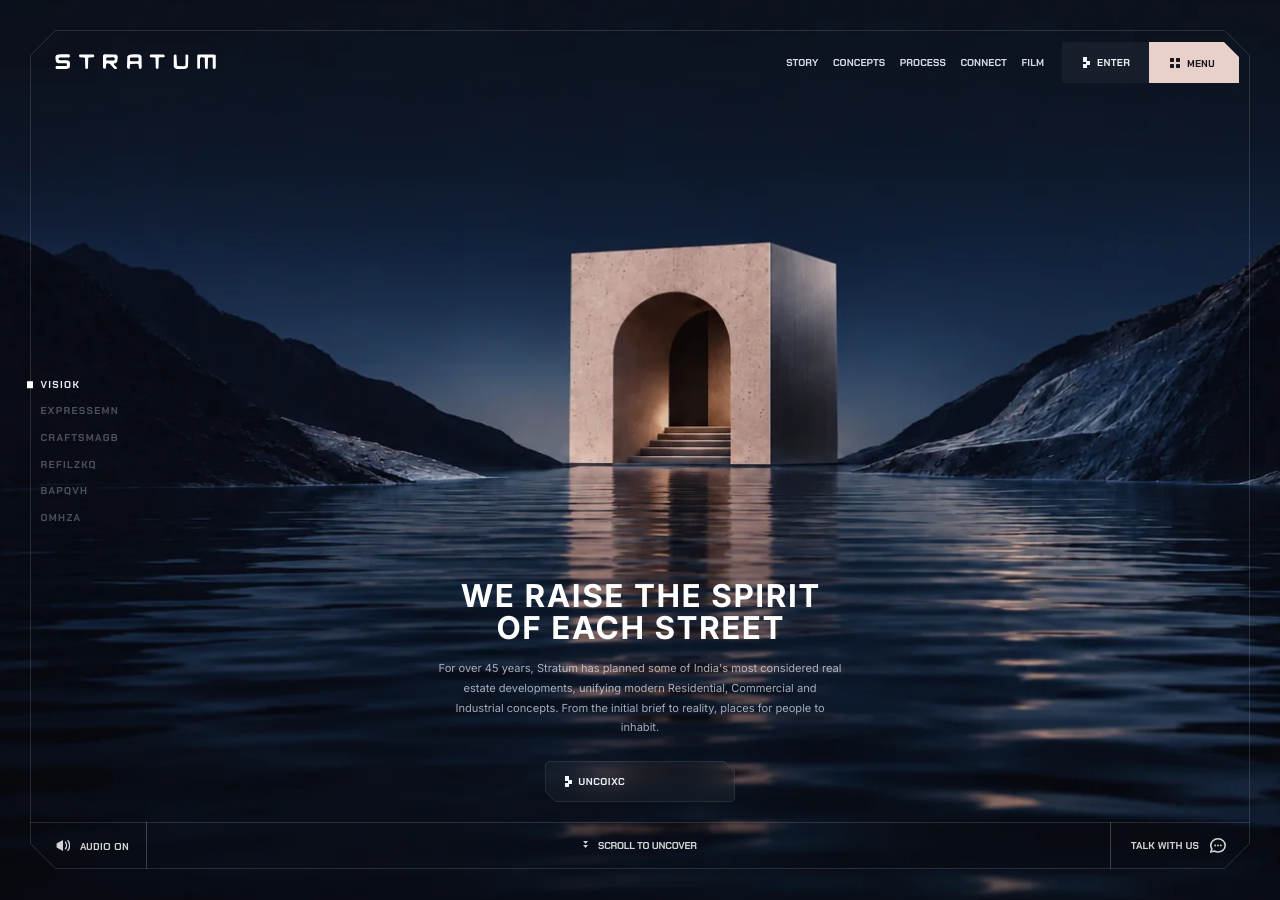
<file: index.html>
<!DOCTYPE html>
<html lang="en">
<head>
<meta charset="utf-8">
<meta name="viewport" content="width=device-width, initial-scale=1, viewport-fit=cover">
<title>Stratum — We raise the spirit of each street</title>
<script>if(!matchMedia("(prefers-reduced-motion: reduce)").matches){document.documentElement.className="anim";setTimeout(function(){document.documentElement.classList.remove("anim")},3200);}</script>
<meta name="description" content="For over 45 years, Stratum has planned some of India's most considered real estate developments.">
<style>
/* ---------- embedded faces ---------- */
@font-face{font-family:'Inter S';src:url(assets/fonts/inter-s-400.woff2) format('woff2');font-weight:400;font-style:normal;font-display:block}
@font-face{font-family:'Inter S';src:url(assets/fonts/inter-s-700.woff2) format('woff2');font-weight:700;font-style:normal;font-display:block}
@font-face{font-family:'Chakra S';src:url(assets/fonts/chakra-s-700.woff2) format('woff2');font-weight:700;font-style:normal;font-display:block}

/* ---------- reference unit ----------
   Every measurement below is a real pixel value read off the 1280x800 reference.
   --u is the reference pixel: 1px at 1280x800, and it scales with the viewport,
   so proportions are preserved while the chrome stays anchored to the real edges. */
:root{
  --u: clamp(0.68px, min(100vw / 1280, 100vh / 800), 1.72px);
  --t: var(--u);   /* desktop: content and structure share one scale */
  --u: clamp(0.68px, min(100vw / 1280, 100dvh / 800), 1.72px);
  --line: rgba(255,255,255,.13);
  --cream:#e8d1cb;
  --ink:#15131b;
  --hair: max(1px, calc(1 * var(--u)));
  --nudge: calc(1 * var(--t));   /* Chrome centres these caps ~1px high */
}
*{box-sizing:border-box}
html,body{height:100%}
body{
  margin:0;background:#04070d;overflow:hidden;
  font-family:'Inter S',-apple-system,'Helvetica Neue',Arial,sans-serif;
  -webkit-font-smoothing:antialiased;-moz-osx-font-smoothing:grayscale;
  text-rendering:geometricPrecision;
}
.stage{position:fixed;inset:0;overflow:hidden}

/* ---------- hero image: graded exactly as the reference, cover, centred ---------- */
.bg{position:absolute;inset:0;background-image:url(assets/img/background.webp);
    background-size:cover;background-position:50% 50%;background-repeat:no-repeat}
/* the video box is sized to cover the stage at 16:9 (no object-fit crop, so it can
   move without exposing an edge). The arch sits ~4% left of centre in the clip:
   scale up 10% and shift the box right by 4.5% of its own width. */
.bg video{position:absolute;left:50%;top:50%;display:block;
          width:max(100vw, 177.78vh);height:max(100vh, 56.25vw);
          transform:translate(-45.5%,-50%) scale(1.1)}
/* one clip per chapter, stacked; the chosen one fades up over the last */
.bg video{opacity:0;transition:opacity .9s ease}
.bg video.on{opacity:1}
/* chapter change: the headline drops back into its mask and the paragraph
   settles out, the copy is swapped, and both return the way they entered */
.hero .hrise{transition:transform .5s var(--e-mask)}
.hero .blurb{transition:opacity .4s ease, transform .4s ease}
.swapping .hrise{transform:translateY(112%)}
.swapping .blurb{opacity:0;transform:translateY(calc(7*var(--t)))}

/* ---------- frame: 30u inset, 1px hairline, 26u chamfer on all four corners ---------- */
.frame{position:absolute;left:calc(30*var(--u));top:calc(30*var(--u));
       right:calc(30*var(--u));bottom:calc(31*var(--u))}
.ln{position:absolute;background:var(--line)}
.ln-t{left:calc(26*var(--u));right:calc(26*var(--u));top:0;height:var(--hair)}
.ln-b{left:calc(26*var(--u));right:calc(26*var(--u));bottom:0;height:var(--hair)}
.ln-l{top:calc(26*var(--u));bottom:calc(26*var(--u));left:0;width:var(--hair)}
.ln-r{top:calc(26*var(--u));bottom:calc(26*var(--u));right:0;width:var(--hair)}
.cn{position:absolute;width:calc(26*var(--u));height:calc(26*var(--u))}
.cn-tl{left:0;top:0;background:linear-gradient(to bottom right,transparent calc(50% - .65px),var(--line) calc(50% - .65px),var(--line) calc(50% + .65px),transparent calc(50% + .65px))}
.cn-br{right:0;bottom:0;background:linear-gradient(to bottom right,transparent calc(50% - .65px),var(--line) calc(50% - .65px),var(--line) calc(50% + .65px),transparent calc(50% + .65px))}
.cn-tr{right:0;top:0;background:linear-gradient(to bottom left,transparent calc(50% - .65px),var(--line) calc(50% - .65px),var(--line) calc(50% + .65px),transparent calc(50% + .65px))}
.cn-bl{left:0;bottom:0;background:linear-gradient(to bottom left,transparent calc(50% - .65px),var(--line) calc(50% - .65px),var(--line) calc(50% + .65px),transparent calc(50% + .65px))}

/* ---------- shared label face ---------- */
.lbl{font-family:'Chakra S','Inter S',sans-serif;font-weight:700;
     font-size:calc(10*var(--t));line-height:1;white-space:nowrap}
.t{position:relative;top:var(--nudge);display:inline-block;text-align:left;white-space:pre}
.bg{will-change:transform;transform-origin:50% 50%;backface-visibility:hidden}

/* ---------- masthead ---------- */
.logo{position:absolute;left:calc(24*var(--t));top:calc(22*var(--t));
      width:calc(163*var(--t));height:calc(19*var(--t));display:block}
.logo svg{width:100%;height:100%;display:block;fill:#fff}

.masthead{position:absolute;right:calc(11*var(--t));top:calc(12*var(--t));
          height:calc(41*var(--t));display:flex;align-items:center}
.navset{display:contents}
.links{display:flex;align-items:center;gap:calc(14.4*var(--t));margin-right:calc(18*var(--t))}
.links a{color:#e3e8f2;text-decoration:none;letter-spacing:calc(.1*var(--t));
         padding-left:calc(.1*var(--t));opacity:.94;transition:opacity .25s ease,color .25s ease}
.links a:hover{opacity:1;color:#fff}

.pill{height:calc(41*var(--t));display:flex;align-items:center;text-decoration:none;
      position:relative;cursor:pointer;border:0;padding:0}
.pill .ico{flex:none;display:block}
.enter{width:calc(87*var(--t));padding-left:calc(21*var(--t));
       background:rgba(255,250,246,.05);
       -webkit-backdrop-filter:blur(calc(12*var(--t)));backdrop-filter:blur(calc(12*var(--t)));
       transition:background .3s ease}
.enter:hover{background:rgba(255,250,246,.075)}
.enter .ico{width:calc(7*var(--t));height:calc(11*var(--t));fill:#f4f7ff}
.enter span{color:rgba(255,255,255,.93);margin-left:calc(7*var(--t));
            letter-spacing:calc(.33*var(--t))}

.menu{width:calc(90*var(--t));padding-left:calc(21*var(--t));background:var(--cream);
      clip-path:polygon(0 0, calc(100% - 15*var(--t)) 0, 100% calc(15*var(--t)), 100% 100%, 0 100%);
      transition:background .3s ease}
.menu:hover{background:var(--cream)}
.menu .ico{width:calc(10*var(--t));height:calc(10*var(--t));fill:var(--ink)}
.menu span{color:var(--ink);margin-left:calc(7*var(--t));letter-spacing:calc(.02*var(--t))}

/* ---------- section index ---------- */
.index{position:absolute;left:calc(10.5*var(--t));top:50%;transform:translateY(calc(-50% + 1.5*var(--t)));
       list-style:none;margin:0;padding:0}
.index li{height:calc(26.6*var(--t));display:flex;align-items:center;position:relative}
.index a{font-family:'Chakra S','Inter S',sans-serif;font-weight:700;font-size:calc(10*var(--t));
         line-height:1;letter-spacing:calc(1.3*var(--t));text-decoration:none;white-space:nowrap;
         color:rgba(232,238,250,.3);transition:color .3s ease}
.index a:hover{color:#e6eaf5}
.index .on a{color:#e6eaf5}
.index .on::before{content:"";position:absolute;left:calc(-13.5*var(--t));top:50%;
                   width:calc(6*var(--t));height:calc(7*var(--t));
                   transform:translateY(-50%);background:#fff}

/* ---------- hero ---------- */
.hero{position:absolute;left:0;right:0;bottom:max(7.98%, calc(59*var(--t)));
      display:flex;flex-direction:column;align-items:center;text-align:center}
.headline{margin:0;font-weight:700;font-size:calc(31.5*var(--t));line-height:calc(32*var(--t));
          letter-spacing:calc(1.53*var(--t));padding-left:calc(1.53*var(--t));
          color:#fff;text-transform:uppercase}
.blurb{margin:calc(15.56*var(--t)) 0 0;font-weight:400;font-size:calc(11.1*var(--t));
       line-height:calc(19.7*var(--t));color:rgba(224,232,245,.72);
       max-width:calc(420*var(--t))}
.cta{margin-top:calc(23*var(--t));position:relative;width:calc(190*var(--t));height:calc(41*var(--t));
     display:flex;align-items:center;justify-content:center;text-decoration:none}
.cta-glass{position:absolute;inset:0;background:rgba(255,255,255,.035);
  -webkit-backdrop-filter:blur(calc(12*var(--t)));backdrop-filter:blur(calc(12*var(--t)));
  clip-path:polygon(calc(3*var(--t)) 0, calc(100% - 10*var(--t)) 0, 100% calc(10*var(--t)),
                    100% calc(100% - 3*var(--t)), calc(100% - 3*var(--t)) 100%,
                    calc(10*var(--t)) 100%, 0 calc(100% - 10*var(--t)), 0 calc(3*var(--t)));
  transition:background .3s ease}
.cta:hover .cta-glass{background:rgba(255,255,255,.075)}
.cta-edge{position:absolute;inset:0;width:100%;height:100%;overflow:visible}
.cta-edge path{fill:none;stroke:rgba(255,255,255,.085);stroke-width:1;transition:stroke .3s ease}
.cta:hover .cta-edge path{stroke:rgba(255,255,255,.2)}
.cta-in{position:relative;display:flex;align-items:center}
.cta .ico{width:calc(7*var(--t));height:calc(11*var(--t));fill:#f2f6ff;flex:none}
.cta .t{margin-left:calc(6*var(--t));color:#e9eef7;letter-spacing:calc(.55*var(--t))}

/* ---------- dock ---------- */
.dock{position:absolute;left:0;right:0;bottom:0;height:calc(47*var(--t));--nudge:calc(1.6*var(--t))}
.dock .rule{position:absolute;left:0;right:0;top:0;height:var(--hair);background:var(--line)}
.dock .div{position:absolute;top:0;bottom:0;width:var(--hair);background:rgba(255,255,255,.21)}
.dock .div-l{left:calc(116*var(--t))}
.dock .div-r{right:calc(139*var(--t))}
.dock a,.dock button{display:flex;align-items:center;text-decoration:none;background:none;
      border:0;padding:0;cursor:pointer;color:rgba(255,255,255,.82);transition:color .3s ease}
.dock a:hover,.dock button:hover{color:#fff}
.audio{position:absolute;left:calc(26*var(--t));top:0;bottom:0}
.audio .ico{width:calc(14*var(--t));height:calc(11*var(--t));flex:none;fill:currentColor;stroke:currentColor}
.audio .wave{transition:opacity .25s ease}
.audio.muted .wave{opacity:0}
.audio .slash{opacity:0;transition:opacity .25s ease}
.audio.muted .slash{opacity:1}
.audio span{margin-left:calc(10*var(--t));letter-spacing:calc(.02*var(--t))}
.scroll{position:absolute;left:50%;transform:translateX(-50%);top:0;bottom:0}
.scroll .ico{width:calc(5*var(--t));height:calc(7*var(--t));flex:none;fill:currentColor;position:relative;top:calc(-1*var(--t))}
.scroll span{margin-left:calc(10*var(--t));letter-spacing:calc(-.23*var(--t))}
.talk{position:absolute;right:calc(24*var(--t));top:0;bottom:0}
.talk span{letter-spacing:calc(.12*var(--t))}
.talk .ico{width:calc(16*var(--t));height:calc(15*var(--t));margin-left:calc(11*var(--t));
           flex:none;fill:none;stroke:currentColor;stroke-width:1.6}

/* ================= ENTRANCE =================
   One sequence, once, on load. The photograph is the stage and never moves.
   Four behaviours only:
     DRAW    the frame and dock hairlines scale from their anchor — the
             architecture builds itself before anything is said
     MASK    wordmark and headline rise out of an overflow mask
     DECODE  every micro-label resolves with the site's own effect (JS)
     SETTLE  supporting copy, pills and controls arrive on a 7-unit lift

   Timeline (ms from first paint):
     40   frame top + left draw from the top-left corner
     160  wordmark masked rise
     200  frame right + bottom draw back toward it
     300  ENTER pill, 360 MENU pill
     340  nav group, labels decoding from 360
     420  headline line 1 masked rise, 520 line 2
     550  frame corners resolve
     600  index rail, 640 active marker, labels decoding from 660
     700  paragraph settles
     860  CTA settles, label decodes at 900
     920  dock rule draws, cells and labels follow to 1120
     ~1520 last motion ends. Nothing animates afterwards. */
:root{
  --e-mask: cubic-bezier(.16,1,.3,1);    /* expo-out: long, confident tail */
  --e-line: cubic-bezier(.65,0,.35,1);   /* a drawn stroke, not a fade */
  --e-soft: cubic-bezier(.22,.61,.36,1); /* power2-out for small settles */
}
@keyframes drawX{from{transform:scaleX(0)}to{transform:scaleX(1)}}
@keyframes drawY{from{transform:scaleY(0)}to{transform:scaleY(1)}}
@keyframes fadeIn{from{opacity:0}to{opacity:1}}
@keyframes maskUp{from{transform:translateY(112%)}to{transform:translateY(0)}}
@keyframes settle{from{opacity:0;transform:translateY(calc(7*var(--t)))}to{opacity:1;transform:none}}
@keyframes markIn{from{transform:translateY(-50%) scaleX(0)}to{transform:translateY(-50%) scaleX(1)}}

/* DRAW — two strokes leave the top-left corner, two answer from the bottom-right */
.anim .ln-t{transform-origin:left center;animation:drawX .5s var(--e-line) .04s both}
.anim .ln-l{transform-origin:center top;animation:drawY .5s var(--e-line) .04s both}
.anim .ln-b{transform-origin:right center;animation:drawX .5s var(--e-line) .2s both}
.anim .ln-r{transform-origin:center bottom;animation:drawY .5s var(--e-line) .2s both}
.anim .cn{animation:fadeIn .3s linear .55s both}

/* MASK — the wordmark rises inside its own box, no wrapper needed */
.anim .logo{overflow:hidden}
.anim .logo svg{animation:maskUp .8s var(--e-mask) .16s both}

/* SETTLE — masthead */
.anim .enter{animation:settle .56s var(--e-soft) .3s both}
.anim .menu{animation:settle .56s var(--e-soft) .36s both}
.anim .links{animation:fadeIn .4s linear .34s both}

/* MASK — the headline is the one moment that carries weight */
.headline .hrow{display:block;overflow:hidden}
.headline .hrise{display:block}
.anim .headline .hrise{animation:maskUp .9s var(--e-mask) both}
.anim .headline .hrow:first-child .hrise{animation-delay:.42s}
.anim .headline .hrow+.hrow .hrise{animation-delay:.52s}

/* the rail arrives as one group; its stagger is carried by the decoding labels */
.anim .index{animation:fadeIn .45s linear .6s both}
.anim .index .on::before{animation:markIn .42s var(--e-soft) .64s both}

.anim .blurb{animation:settle .72s var(--e-soft) .7s both}
.anim .cta{animation:settle .62s var(--e-soft) .86s both}

/* DRAW + SETTLE — the dock closes the composition */
.anim .dock .rule{transform-origin:left center;animation:drawX .52s var(--e-line) .92s both}
.anim .dock .div{transform-origin:center top;animation:drawY .36s var(--e-line) 1.06s both}
.anim .audio{animation:settle .52s var(--e-soft) .96s both}
@keyframes settleC{from{opacity:0;transform:translate(-50%,calc(7*var(--t)))}
                   to{opacity:1;transform:translateX(-50%)}}
.anim .scroll{animation:settleC .52s var(--e-soft) 1.02s both}
.anim .talk{animation:settle .52s var(--e-soft) 1.08s both}

/* ---------- a11y ---------- */
a:focus-visible,button:focus-visible{outline:calc(1.5*var(--t)) solid #e8d1cb;outline-offset:calc(3*var(--t))}
.sr{position:absolute;width:1px;height:1px;margin:-1px;padding:0;overflow:hidden;clip:rect(0 0 0 0);white-space:nowrap;border:0}
@media (prefers-reduced-motion:reduce){*{transition:none!important;animation:none!important}}

/* ---------- tablet ----------
   The desktop architecture is one uniform scale of the 1280x800 canvas:
   u = min(100vw/1280, 100dvh/800). It holds while that scale is generous —
   at 1366x1024 (12.9" landscape) it is 1.07, at 1180x820 it is 0.92. It
   fails at u < 0.9, where the 10px labels drop under 9px and the body copy
   under 10px; that is 1152px wide. Below that the type unit is pinned and
   the boxes carrying type size to their content, so the composition stops
   being a shrinking miniature and becomes a layout at its own scale, while
   the frame keeps scaling with the viewport. At the boundary both units are
   0.9 and every content-sized box resolves to its desktop width, so the
   architectures meet without a visible step. */
@media (max-width: 1152px){
  :root{
    --u: clamp(.8px, min(100vw / 1280, 100vh / 800), 1.1px);
    --u: clamp(.8px, min(100vw / 1280, 100dvh / 800), 1.1px);
    /* type grows fluidly as the viewport narrows: 0.9 at the breakpoint,
       matching the desktop scale exactly, up to 1.12 where the phone block
       takes over at the same value — both boundaries are stepless */
    --t: max(var(--u), clamp(.9px, calc(.9px + (1152px - 100vw) * .00042), 1.12px));
  }
  /* pills and the CTA size to their label instead of to a fixed canvas width;
     the paddings are the reference's own internal measurements, so at the
     breakpoint these resolve to 87/90/190 units exactly as before */
  .enter{width:auto;padding:0 calc(19*var(--t)) 0 calc(21*var(--t))}
  .menu{width:auto;padding:0 calc(24*var(--t)) 0 calc(21*var(--t))}
  .cta{width:auto;padding:0 calc(19*var(--t))}
  /* the dock's cells become content-aware; the dividers become their edges,
     landing on the same 116/139 offsets at the breakpoint */
  .dock{display:flex;justify-content:space-between;align-items:stretch}
  .dock .div{display:none}
  .audio,.talk{position:static;height:auto}
  .audio{padding:0 min(calc(20*var(--t)),5vw) 0 min(calc(26*var(--t)),6vw);
         border-right:var(--hair) solid rgba(255,255,255,.21)}
  .talk{padding:0 min(calc(24*var(--t)),6vw) 0 min(calc(20*var(--t)),5vw);
        border-left:var(--hair) solid rgba(255,255,255,.21)}
  /* touch targets grow inside the existing boxes — nothing moves */
  .links{gap:calc(17*var(--t));align-self:stretch}
  .links a{display:flex;align-items:center;align-self:stretch}
  .index a{padding:calc(7*var(--t)) 0}
}

/* The hero image is 16:10. Once the viewport is narrower than ~6/5 the frame
   crops the mountains away and the index rail loses the dark ground it reads
   against, so the rail moves up into the sky band and the hero takes the full
   width below it. Above that ratio the rail keeps its centred desktop
   position and the hero reserves its column. */
@media (max-width: 1152px) and (min-aspect-ratio: 6/5){
  .hero{padding-inline:calc(150*var(--t))}
}
@media (max-width: 1152px) and (max-aspect-ratio: 6/5){
  .index{top:32%}
  .hero{padding-inline:calc(22*var(--t))}
}

/* ---------- navigation collapse ----------
   The bar holds logo + links + both pills while the gap between the wordmark
   and the first link stays above an eighth of the frame width. With the type
   growing as the viewport narrows that gap closes at ~830px, so from there
   the same nav set becomes a panel hung off the MENU pill — the site's own
   dots icon is the burger. No markup is duplicated: .navset is
   display:contents in the bar and a flex panel here. */
@media (max-width: 830px){
  .navset{
    display:flex;flex-direction:column;align-items:stretch;
    position:absolute;top:calc(52*var(--t));right:0;min-width:calc(196*var(--t));
    padding:calc(16*var(--t)) calc(20*var(--t)) calc(18*var(--t));
    gap:calc(4*var(--t));
    background:rgba(11,16,26,.74);
    -webkit-backdrop-filter:blur(calc(16*var(--t)));backdrop-filter:blur(calc(16*var(--t)));
    clip-path:polygon(0 0, calc(100% - 15*var(--t)) 0, 100% calc(15*var(--t)), 100% 100%,
                      calc(15*var(--t)) 100%, 0 calc(100% - 15*var(--t)));
    opacity:0;visibility:hidden;transform:translateY(calc(-6*var(--t)));
    transition:opacity .34s ease, transform .34s cubic-bezier(.22,.61,.36,1), visibility .34s;
    z-index:6;
  }
  .nav-open .navset{opacity:1;visibility:visible;transform:none}
  .links{flex-direction:column;align-items:stretch;gap:0;margin-right:0;align-self:auto}
  .links a{padding:calc(9*var(--t)) 0;justify-content:flex-start}
  .navset .enter{width:auto;align-self:stretch;justify-content:flex-start;
    margin-top:calc(10*var(--t));height:calc(38*var(--t));
    padding:0 calc(16*var(--t));background:rgba(255,250,246,.07)}
}


/* ---------- mobile ----------
   The tablet architecture holds further than a conventional phone breakpoint
   would suggest. Measured down the range: the masthead still has 189px
   between wordmark and menu at 560, the headline keeps its two hand-set
   lines to 487, the dock keeps 200px of slack to 400. What fails first is
   the paragraph — its four hand-set lines need 452px of measure, so at
   549px the block breaks into five ragged lines with an orphan. That is the
   real breaking point, so mobile begins at 548.

   The architecture here: the hand-set breaks are released so the copy finds
   its own measure, the wordmark becomes fluid so it never crowds the menu,
   the frame margins tighten proportionally, the rail climbs clear of the
   subject as the frame crops to it, and the type scale simply carries over
   from the tablet boundary rather than shrinking — a phone is held closer,
   not read at arm's length. */
@media (max-width: 548px){
  :root{
    --u: clamp(.62px, min(100vw / 500, 100vh / 820), 1.1px);
    --u: clamp(.62px, min(100vw / 500, 100dvh / 820), 1.1px);
    /* 1.12 at the breakpoint, matching tablet exactly, easing to a 1.06 floor */
    --t: clamp(1.06px, calc(100vw / 489), 1.12px);
  }
  .frame{left:calc(22*var(--u));right:calc(22*var(--u));
         top:calc(22*var(--u));bottom:calc(22*var(--u))}
  /* the wordmark keeps its artwork and proportion, and yields width only
     when the bar actually needs it */
  .logo{left:calc(16*var(--t));top:calc(22*var(--t));
        width:min(calc(163*var(--t)), 42vw);height:auto;aspect-ratio:163 / 19}
  .masthead{right:calc(9*var(--t));top:calc(12*var(--t))}
  /* the frame now crops to the subject itself, so the rail stops floating
     beside the composition and docks under the wordmark, in the sky band —
     the one region that stays dark at every phone crop. Its rhythm tightens
     just enough to clear the stone, and the inactive items carry slightly
     more weight to hold up against a brighter backdrop. */
  .index{top:calc(70*var(--t));transform:none}
  .index li{height:calc(24*var(--t))}
  .index a{color:rgba(232,238,250,.42)}
  .hero{bottom:max(9%, calc(59*var(--t)));padding-inline:calc(18*var(--t))}
  .headline{text-wrap:balance}
  .blurb{max-width:calc(400*var(--t))}
  .blurb br{display:none}
  /* the headline wraps freely here, so it lifts as one block instead of per line */
  .headline .hrow{display:inline;overflow:visible}
  .headline .hrise{display:inline}
  .anim .headline .hrise{animation:none}
  .anim .headline{animation:settle .8s var(--e-mask) .42s both}
  .hero .headline{transition:opacity .4s ease}
  .swapping .headline{opacity:0}
}
/* ---------- narrow mobile ----------
   Measured: the dock's three cells hold one row down to 365px, where the
   centre cue meets the contact control. Below that the cue takes a row of
   its own — the two controls split the row above it, keeping the same
   hairline language — rather than the labels being shrunk or dropped. */
@media (max-width: 370px){
  .dock{height:auto;flex-wrap:wrap}
  .audio,.talk{flex:1 1 0;justify-content:center;height:calc(44*var(--t))}
  .scroll{position:static;transform:none;order:1;flex:1 0 100%;
          justify-content:center;height:calc(40*var(--t));
          border-top:var(--hair) solid rgba(255,255,255,.13)}
  .anim .scroll{animation-name:settle}
  .hero{bottom:calc(96*var(--t))}
}

/* last resort only: on a screen too short to hold the whole composition the
   supporting paragraph steps aside rather than the layout clipping */
@media (max-height: 560px),
       (max-width: 370px) and (max-height: 640px){ .blurb{display:none} }

</style>
</head>
<body>
<div class="stage">
  <div class="bg" role="img" aria-label="A stone arch standing in still water between dark mountains at dusk">
    <video class="on" data-chapter="vision" src="assets/video/background.mp4" poster="assets/img/background.webp" autoplay muted loop playsinline preload="auto" aria-hidden="true"></video>
    <video data-chapter="expression" data-src="assets/video/expression.mp4" muted loop playsinline preload="none" aria-hidden="true"></video>
    <video data-chapter="craftsmanship" data-src="assets/video/craftsmanship.mp4" muted loop playsinline preload="none" aria-hidden="true"></video>
    <video data-chapter="refinement" data-src="assets/video/refinement.mp4" muted loop playsinline preload="none" aria-hidden="true"></video>
    <video data-chapter="balance" data-src="assets/video/balance.mp4" muted loop playsinline preload="none" aria-hidden="true"></video>
    <video data-chapter="origin" data-src="assets/video/origin.mp4" muted loop playsinline preload="none" aria-hidden="true"></video>
  </div>

  <div class="frame">
    <span class="ln ln-t"></span><span class="ln ln-b"></span>
    <span class="ln ln-l"></span><span class="ln ln-r"></span>
    <span class="cn cn-tl"></span><span class="cn cn-tr"></span>
    <span class="cn cn-bl"></span><span class="cn cn-br"></span>

    <a class="logo" href="#" aria-label="Stratum — home">
      <svg viewBox="0 0 163 19" xmlns="http://www.w3.org/2000/svg" aria-hidden="true"><path d="M12 17 L2.75 17 L1.75 16.5 L1.5 15 L2.25 14 L12.25 14 L12.75 13.75 L13 13 L12.75 11.5 L12 11.25 L4.5 11.25 L2.5 10.5 L1.75 8.75 L1.5 6.5 L1.5 4.5 L2.5 3 L4.25 2.5 L7.25 2.25 L15 2.25 L15.75 3 L16 4.5 L15 5.5 L6 5.5 L5 5.75 L4.5 6.5 L4.75 7.5 L5.5 8.25 L13 8.25 L14.75 8.75 L15.5 9.5 L16 11 L15.75 15.5 L14.25 16.5ZM62.25 17 L60.75 17 L60 16.5 L56 12 L53.75 11.25 L53 11.5 L52.25 12 L51.75 16.5 L50.75 16.75 L49.5 16.5 L49 15.25 L49 3.5 L49.5 2.75 L50.5 2.25 L59 2.5 L62 2.5 L62.75 3 L63.5 4 L63.75 5 L63.25 9.5 L62 11 L60 11.5 L59.75 12 L60.25 13 L63 15.75 L63 16.5ZM86.5 17 L85.5 16.75 L85 16.25 L84.5 12.5 L84 12 L83 11.75 L76.5 12 L76 12.75 L75.75 16.5 L75 17 L73.5 16.5 L73 15 L73.25 6.5 L73.25 4.5 L74.5 3.25 L76.5 2.5 L82 2.25 L85.5 2.5 L86.5 3 L87.5 4.25 L87.5 5 L87.75 15 L87.25 16.5ZM33.5 17 L31.75 16.75 L31.25 16 L31 6 L30 5.5 L25.5 5.25 L25 3.75 L25.5 2.5 L38.5 2.5 L39.5 2.5 L40 3 L40.25 4.5 L39.5 5.25 L35 5.5 L34.25 6 L34 15.5ZM103.75 16.75 L102.5 16.75 L101.75 16 L101.5 6 L100.75 5.5 L96.25 5.25 L95.75 4 L96 3 L96.5 2.5 L109.5 2.5 L110.5 3.25 L110.75 4.5 L110 5.25 L105.75 5.25 L104.75 6 L104.5 15.5 L104.25 16.5ZM129.75 17 L122.5 17 L121 16.25 L120.25 15.5 L119.75 14.5 L119.75 13 L119.75 3.75 L120.25 2.75 L122 2.5 L122.5 3.5 L123 13.5 L124 14 L130 14.25 L131 13.75 L131.5 13 L131.5 3.25 L132 2.5 L133 2.5 L134 3 L134.25 3.75 L134 14.5 L133.5 15.5 L132.5 16.25 L131.5 16.75ZM160.5 17 L159.5 16.75 L158.75 16 L158.75 6.5 L158.5 5.75 L157.5 5.5 L155 5.5 L154 6 L153.75 16 L153.5 16.75 L152.25 17 L151.5 16.75 L151 15.75 L150.75 6 L150 5.5 L147.25 5.25 L146.5 5.75 L146 6.5 L146 16 L145.25 16.75 L143.5 16.75 L143.25 15.25 L143.25 3.75 L143.5 3 L144 2.5 L146.75 2.5 L159.5 2.5 L161.5 3 L161.75 3.5 L161.75 15.5 L161.5 16.5ZM53.75 8.5 L60 8.5 L60.75 7.75 L60.75 6.25 L60.25 5.5 L59.5 5.25 L53 5.5 L52.25 6 L52.25 7.5 L52.5 8.5ZM83.75 9.25 L84.5 8.75 L84.75 7.75 L84.5 6 L84 5.5 L77 5.5 L76 6 L76 8.5 L76.75 9.25Z"/></svg>
    </a>

    <nav class="masthead" aria-label="Main">
      <div class="navset" id="navset">
      <div class="links lbl">
        <a href="#story"><span class="t">STORY</span></a><a href="#concepts"><span class="t">CONCEPTS</span></a><a href="#process"><span class="t">PROCESS</span></a><a href="#connect"><span class="t">CONNECT</span></a><a href="#film"><span class="t">FILM</span></a>
      </div>
      <a class="pill enter lbl" href="#enter">
        <svg class="ico" viewBox="0 0 7 11" xmlns="http://www.w3.org/2000/svg" aria-hidden="true"><rect x="0" y="0" width="4" height="5"/><rect x="3" y="4" width="4" height="4"/><rect x="0" y="7" width="4" height="4"/></svg>
        <span class="t">ENTER</span>
      </a>
      </div>
      <button class="pill menu lbl" type="button" aria-expanded="false" aria-controls="navset">
        <svg class="ico" viewBox="0 0 10 10" xmlns="http://www.w3.org/2000/svg" aria-hidden="true"><rect x="0" y="0" width="4" height="4" rx=".8"/><rect x="6" y="0" width="4" height="4" rx=".8"/><rect x="0" y="6" width="4" height="4" rx=".8"/><rect x="6" y="6" width="4" height="4" rx=".8"/></svg>
        <span class="t">MENU</span>
      </button>
    </nav>

    <ul class="index" aria-label="Chapters">
      <li class="on"><a href="#vision" aria-current="true"><span class="t">VISION</span></a></li>
      <li><a href="#expression"><span class="t">EXPRESSION</span></a></li>
      <li><a href="#craftsmanship"><span class="t">CRAFTSMANSHIP</span></a></li>
      <li><a href="#refinement"><span class="t">REFINEMENT</span></a></li>
      <li><a href="#balance"><span class="t">BALANCE</span></a></li>
      <li><a href="#origin"><span class="t">ORIGIN</span></a></li>
    </ul>

    <div class="hero">
      <h1 class="headline"><span class="hrow"><span class="hrise">We raise the spirit </span></span><span class="hrow"><span class="hrise">of each street</span></span></h1>
      <p class="blurb">For over 45 years, Stratum has planned some of India's most considered real<br>
        estate developments, unifying modern Residential, Commercial and<br>
        Industrial concepts. From the initial brief to reality, places for people to<br>
        inhabit.</p>
      <a class="cta lbl" href="#approach">
        <span class="cta-glass"></span>
        <svg class="cta-edge" viewBox="0 0 190 41" preserveAspectRatio="none" aria-hidden="true"><path d="M3.5.5 H179.5 L189.5 10.5 V37.5 L186.5 40.5 H10.5 L.5 30.5 V3.5 Z" vector-effect="non-scaling-stroke"/></svg>
        <span class="cta-in">
          <svg class="ico" viewBox="0 0 7 11" xmlns="http://www.w3.org/2000/svg" aria-hidden="true"><rect x="0" y="0" width="4" height="5"/><rect x="3" y="4" width="4" height="4"/><rect x="0" y="7" width="4" height="4"/></svg>
          <span class="t">UNCOVER OUR APPROACH</span>
        </span>
      </a>
    </div>

    <div class="dock">
      <span class="rule"></span><span class="div div-l"></span><span class="div div-r"></span>

      <button class="audio lbl" type="button" aria-pressed="true">
        <svg class="ico" viewBox="0 0 14 11" xmlns="http://www.w3.org/2000/svg" aria-hidden="true">
          <path d="M7 0 L7 11 L0.6 7.6 L0.6 3.4 Z" stroke="none"/>
          <path class="wave" d="M9.4 2.2 C10.9 4 10.9 7 9.4 8.8" fill="none" stroke-width="1.3" stroke-linecap="round"/>
          <path class="wave" d="M11.9 0.6 C14.1 3.3 14.1 7.7 11.9 10.4" fill="none" stroke-width="1.3" stroke-linecap="round"/>
          <path class="slash" d="M9.2 2.4 L13.8 8.6 M13.8 2.4 L9.2 8.6" fill="none" stroke-width="1.3" stroke-linecap="round"/>
        </svg>
        <span class="t">AUDIO ON</span>
      </button>

      <a class="scroll lbl" href="#approach">
        <svg class="ico" viewBox="0 0 5 7" xmlns="http://www.w3.org/2000/svg" aria-hidden="true"><path d="M0 0 H5 L2.5 3 Z"/><path d="M0 4 H5 L2.5 7 Z"/></svg>
        <span class="t">SCROLL TO UNCOVER</span>
      </a>

      <a class="talk lbl" href="#contact">
        <span class="t">TALK WITH US</span>
        <svg class="ico" viewBox="0 0 16 15" xmlns="http://www.w3.org/2000/svg" aria-hidden="true">
          <path d="M8 .8 C12 .8 15.2 3.8 15.2 7.4 C15.2 11 12 14 8 14 C6.6 14 5.3 13.6 4.2 13 L.9 13.9 L1.9 10.9 C1.2 9.9 .8 8.7 .8 7.4 C.8 3.8 4 .8 8 .8 Z"/>
          <g fill="currentColor" stroke="none"><circle cx="5.2" cy="7.4" r=".95"/><circle cx="8" cy="7.4" r=".95"/><circle cx="10.8" cy="7.4" r=".95"/></g>
        </svg>
      </a>
    </div>
  </div>
</div>

<script>
(function(){
  "use strict";
  var RM = window.matchMedia && matchMedia('(prefers-reduced-motion: reduce)').matches;
  var CH = 'ABCDEFGHIJKLMNOPQRSTUVWXYZ';
  var DUR = 400;   /* every label resolves in the same time, whatever its length */

  /* ---------------------------------------------------------------
     1. DECODE LABELS
     Every interactive label resolves left-to-right with a short band
     of random letters running ahead of the resolved characters and
     nothing rendered beyond it — the behaviour in the reference clip.
     Each label's natural width is reserved first so a scramble can
     never reflow the row it sits in.
  ---------------------------------------------------------------- */
  var labels = [].slice.call(document.querySelectorAll('.t'));
  labels.forEach(function(el){ el.dataset.text = el.textContent; });

  function reserve(){
    var w = [];
    labels.forEach(function(el){ el.style.width = ''; });
    labels.forEach(function(el){ w.push(el.getBoundingClientRect().width); });
    labels.forEach(function(el,i){ el.style.width = (Math.ceil(w[i]*100)/100) + 'px'; });
  }

  function settle(el){
    if (el._raf){ cancelAnimationFrame(el._raf); el._raf = 0; }
    if (el._t){ clearTimeout(el._t); el._t = 0; }
    el.textContent = el.dataset.text;
  }

  function decode(el, dur){
    var text = el.dataset.text, n = text.length;
    if (RM){ settle(el); return; }
    settle(el);
    var D = dur || DUR;
    var t0 = performance.now(), lastRoll = 0;
    var rand = new Array(n);
    function roll(){ for (var i=0;i<n;i++) rand[i] = CH.charAt((Math.random()*26)|0); }
    roll();
    function step(now){
      var p = Math.min(1, (now - t0) / D), front = p * n, out = '', i;
      if (now - lastRoll > 45){ roll(); lastRoll = now; }
      for (i = 0; i < n; i++){
        var c = text.charAt(i);
        if (i < front) out += c;
        else if (i < front + 3.6) out += (c === ' ' ? ' ' : rand[i]);
        else break;
      }
      el.textContent = out;
      if (p < 1) el._raf = requestAnimationFrame(step); else settle(el);
    }
    el._raf = requestAnimationFrame(step);
    /* if frames are throttled (background tab, reduced power), the label still
       resolves on its own rather than sitting half-decoded */
    el._t = setTimeout(function(){ settle(el); }, D + 500);
  }

  [].forEach.call(document.querySelectorAll('a, button'), function(el){
    var t = el.querySelector('.t');
    if (!t) return;
    el.addEventListener('pointerenter', function(){ decode(t); });
  });

  /* ---------------------------------------------------------------
     2. SCENE PARALLAX
     The hero image answers the pointer on a long ease and drifts
     against it, zooming very slightly as the pointer drops toward the
     foot of the screen. With no pointer input the transform is
     identity, so the resting frame is the reference frame.
  ---------------------------------------------------------------- */
  var bg = document.querySelector('.bg');
  var tx = 0, ty = 0, cx = 0, cy = 0, running = false;

  function tick(){
    cx += (tx - cx) * 0.045;
    cy += (ty - cy) * 0.045;
    var w = innerWidth, h = innerHeight;
    var dx = -cx * w * 0.0156, dy = -cy * h * 0.015;
    var cover = 2 * Math.max(Math.abs(dx) / w, Math.abs(dy) / h);
    var sc = 1 + cover + 0.014 * Math.max(0, cy);
    bg.style.transform = 'translate3d(' + dx.toFixed(2) + 'px,' + dy.toFixed(2) + 'px,0) scale(' + sc.toFixed(4) + ')';
    if (Math.abs(tx - cx) < 0.0004 && Math.abs(ty - cy) < 0.0004){ running = false; return; }
    requestAnimationFrame(tick);
  }
  function wake(){ if (!running && !RM){ running = true; requestAnimationFrame(tick); } }

  window.addEventListener('pointermove', function(e){
    if (e.pointerType === 'touch') return;
    tx = (e.clientX / innerWidth) * 2 - 1;
    ty = (e.clientY / innerHeight) * 2 - 1;
    wake();
  }, {passive:true});
  document.addEventListener('pointerleave', function(){ tx = 0; ty = 0; wake(); });

  /* ---------------------------------------------------------------
     3. SMALL STATE CHANGES
  ---------------------------------------------------------------- */
  var audio = document.querySelector('.audio');
  audio.addEventListener('click', function(){
    var on = audio.getAttribute('aria-pressed') === 'true';
    audio.setAttribute('aria-pressed', String(!on));
    audio.classList.toggle('muted', on);
    var t = audio.querySelector('.t');
    t.dataset.text = on ? 'AUDIO OFF' : 'AUDIO ON';
    decode(t);
  });

  [].forEach.call(document.querySelectorAll('.index a'), function(a){
    a.addEventListener('click', function(e){
      e.preventDefault();
      [].forEach.call(document.querySelectorAll('.index li'), function(li){ li.classList.remove('on'); });
      [].forEach.call(document.querySelectorAll('.index a'), function(x){ x.removeAttribute('aria-current'); });
      a.parentNode.classList.add('on');
      a.setAttribute('aria-current', 'true');
      decode(a.querySelector('.t'));
      showChapter(a.getAttribute('href').slice(1));
    });
  });

  /* ---------------------------------------------------------------
     3b. CHAPTERS
     Each chapter of the rail has its own Seedance clip and its own
     headline and paragraph. The next clip loads on demand and fades up
     once it can play; the copy drops out, is swapped, and rises back in.
     A newer choice always wins over one still loading or mid-swap.
  ---------------------------------------------------------------- */
  var COPY = {
    vision: [['We raise the spirit ', 'of each street'],
      ['For over 45 years, Stratum has planned some of India’s most considered real',
       'estate developments, unifying modern Residential, Commercial and',
       'Industrial concepts. From the initial brief to reality, places for people to',
       'inhabit.']],
    expression: [['Every facade ', 'tells its story'],
      ['Architecture is how a place introduces itself. We give each project a',
       'clear voice, shaped by its street, its climate and the people who',
       'will live with it every day, so that it is recognised long after it',
       'is built.']],
    craftsmanship: [['Built by hand, ', 'made to last'],
      ['Our teams work with stone, timber and light the way a craftsman',
       'works a single piece, testing every joint and every surface until',
       'the detail holds, from the first foundation to the final finish of',
       'each room.']],
    refinement: [['Nothing extra, ', 'nothing missing'],
      ['Each plan passes through many hands before it is drawn for the last',
       'time. We remove what distracts and sharpen what matters, until the',
       'building feels inevitable, calm and quietly resolved from every',
       'angle.']],
    balance: [['Where land meets ', 'the life around it'],
      ['We weigh density against open ground, commerce against quiet and',
       'ambition against place, so that each development works in harmony',
       'with the city around it, today and for the generations that follow',
       'after us.']],
    origin: [['Rooted in the ', 'soil we build on'],
      ['Stratum grew from a simple belief: that good buildings make good',
       'streets, and good streets make good cities. Forty-five years on, it',
       'still guides every brief we accept and every place we hand over to',
       'its people.']]
  };
  var hero = document.querySelector('.hero');
  var rises = [].slice.call(hero.querySelectorAll('.hrise'));
  var blurb = hero.querySelector('.blurb');
  var scenes = [].slice.call(document.querySelectorAll('.bg video'));
  var chapter = 'vision', swapT = 0;

  function showScene(v){
    if (!v.getAttribute('src')){ v.preload = 'auto'; v.src = v.dataset.src; v.load(); }
    function go(){
      if (v.dataset.chapter !== chapter) return;
      try { v.currentTime = 0; } catch(err){}
      var pr = v.play(); if (pr && pr.catch) pr.catch(function(){});
      scenes.forEach(function(o){
        if (o === v){ o.classList.add('on'); return; }
        if (!o.classList.contains('on')) return;
        o.classList.remove('on');
        setTimeout(function(){ if (!o.classList.contains('on')) o.pause(); }, 950);
      });
    }
    if (v.readyState >= 3) go(); else v.addEventListener('canplay', go, { once: true });
  }

  function showChapter(id){
    if (!COPY[id] || id === chapter) return;
    chapter = id;
    scenes.forEach(function(v){ if (v.dataset.chapter === id) showScene(v); });
    var c = COPY[id];
    clearTimeout(swapT);
    hero.classList.add('swapping');
    swapT = setTimeout(function(){
      rises[0].textContent = c[0][0];
      rises[1].textContent = c[0][1];
      blurb.textContent = '';
      c[1].forEach(function(line, i){
        if (i) blurb.appendChild(document.createElement('br'));
        blurb.appendChild(document.createTextNode(i ? '\n        ' + line : line));
      });
      void hero.offsetWidth;
      hero.classList.remove('swapping');
    }, RM ? 0 : 500);
  }

  /* the MENU pill is the burger: below 720px it opens the same nav set as a
     panel. Label decodes between MENU and CLOSE using the site's own effect. */
  var menu = document.querySelector('.menu');
  var navset = document.getElementById('navset');
  var menuLabel = menu.querySelector('.t');
  var root = document.documentElement;

  function setMenu(open){
    root.classList.toggle('nav-open', open);
    menu.setAttribute('aria-expanded', String(open));
    menuLabel.dataset.text = open ? 'CLOSE' : 'MENU';
    decode(menuLabel);
    if (open) requestAnimationFrame(function(){
      var first = navset.querySelector('a');
      if (first) try { first.focus(); } catch(err){}
    });
  }
  menu.addEventListener('click', function(e){
    e.stopPropagation();
    setMenu(!root.classList.contains('nav-open'));
  });
  navset.addEventListener('click', function(e){
    if (e.target.closest('a')) setMenu(false);
  });
  document.addEventListener('keydown', function(e){
    if (e.key === 'Escape' && root.classList.contains('nav-open')){ setMenu(false); menu.focus(); }
  });
  document.addEventListener('click', function(e){
    if (root.classList.contains('nav-open') && !navset.contains(e.target) && e.target !== menu)
      setMenu(false);
  });
  addEventListener('resize', function(){
    if (innerWidth > 830 && root.classList.contains('nav-open')) setMenu(false);
  });

  /* ---------------------------------------------------------------
     4. BOOT — reserve widths once the face is ready, then run one
     decode pass so the chrome resolves as the hero rises.
  ---------------------------------------------------------------- */
  function boot(){
    reserve();
    if (RM) return;
    /* the decoding labels carry the same score as the CSS above: each group's
       type resolves just after its container has begun arriving */
    function at(sel, t0, step){
      [].slice.call(document.querySelectorAll(sel)).forEach(function(el, i){
        setTimeout(function(){ decode(el); }, t0 + i * (step || 0));
      });
    }
    at('.enter .t', 330);
    at('.menu .t', 390);
    at('.links a .t', 360, 45);
    at('.index li.on .t', 660);
    at('.index li:not(.on) .t', 720, 55);
    at('.cta .t', 900);
    at('.dock .t', 1000, 60);
    /* entrance is over by ~1.52s; the class comes off well after that and every
       label is force-settled, so no motion can outlive the sequence */
    setTimeout(function(){ document.documentElement.classList.remove('anim'); }, 2200);
    setTimeout(function(){ labels.forEach(settle); }, 2600);
  }
  if (document.fonts && document.fonts.ready) document.fonts.ready.then(boot); else addEventListener('load', boot);

  var rt;
  addEventListener('resize', function(){ clearTimeout(rt); rt = setTimeout(reserve, 160); });
})();
</script>
</body>
</html>
</file>
